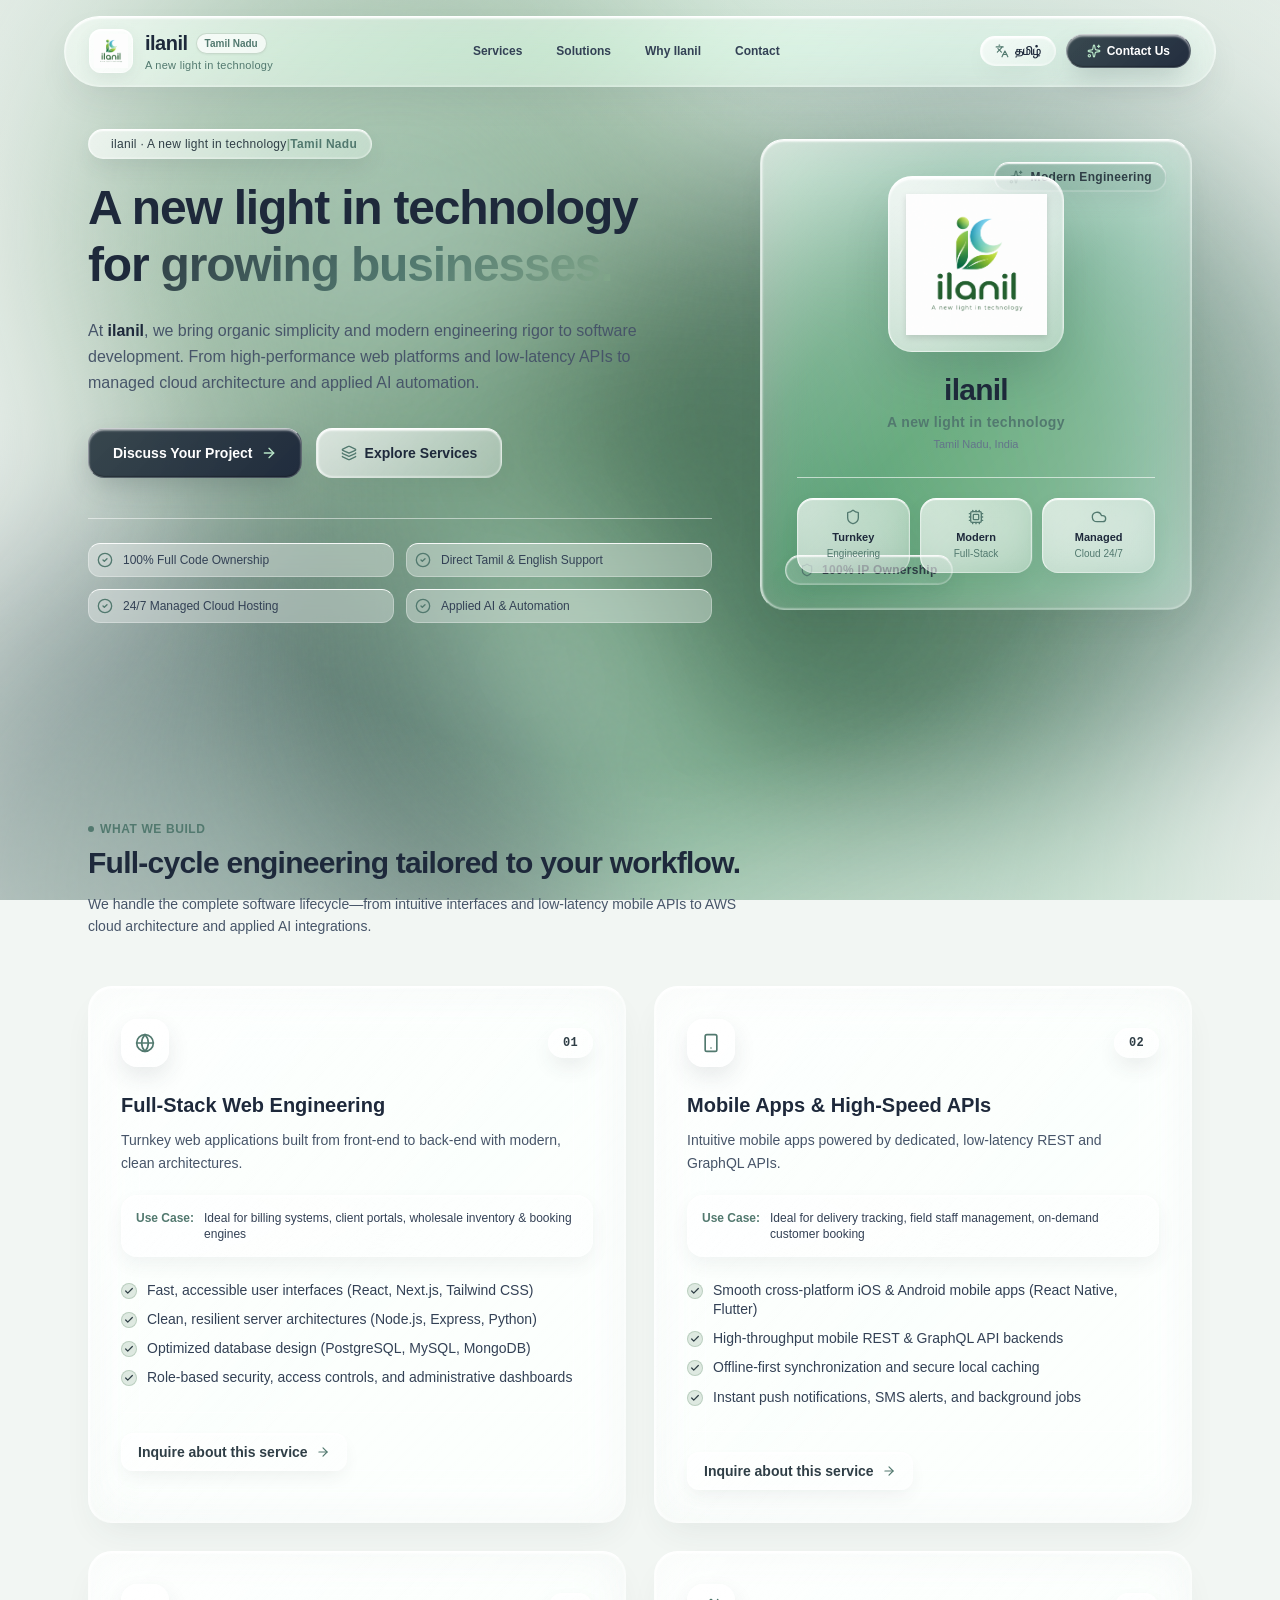
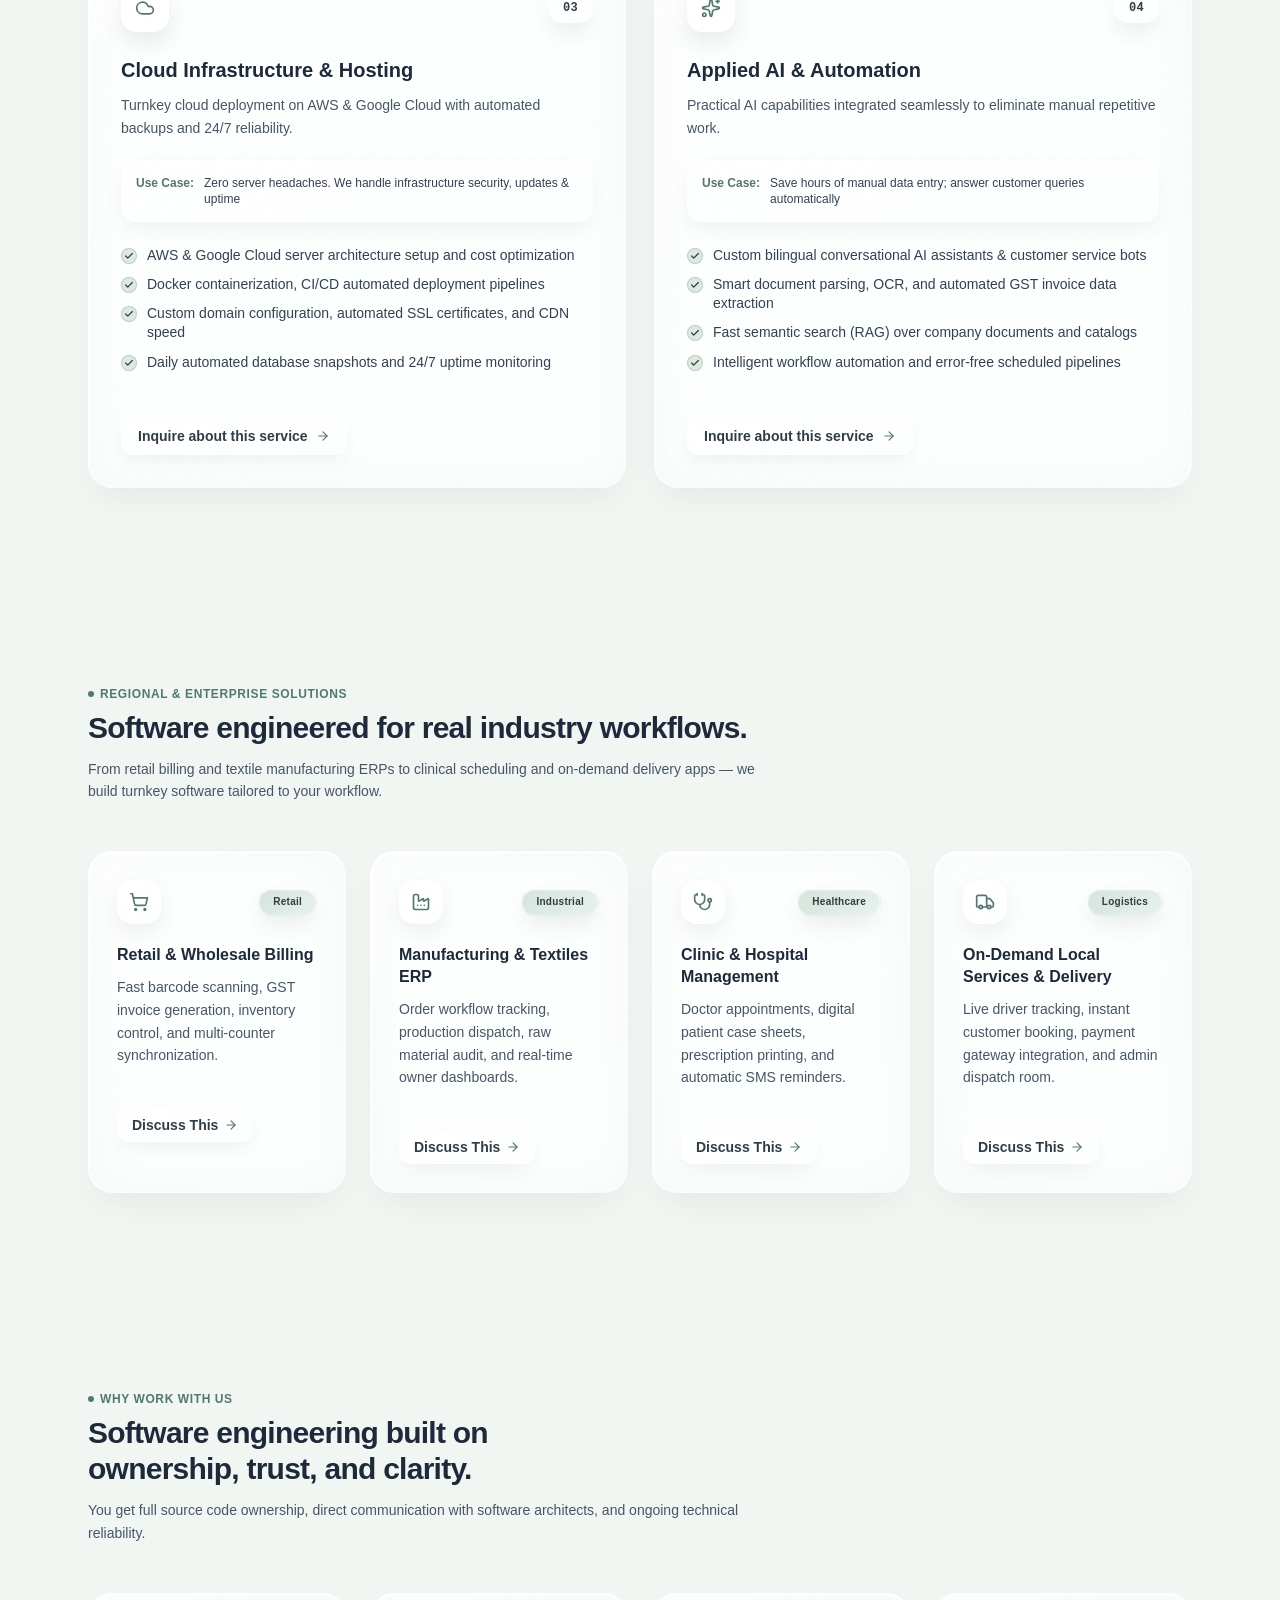
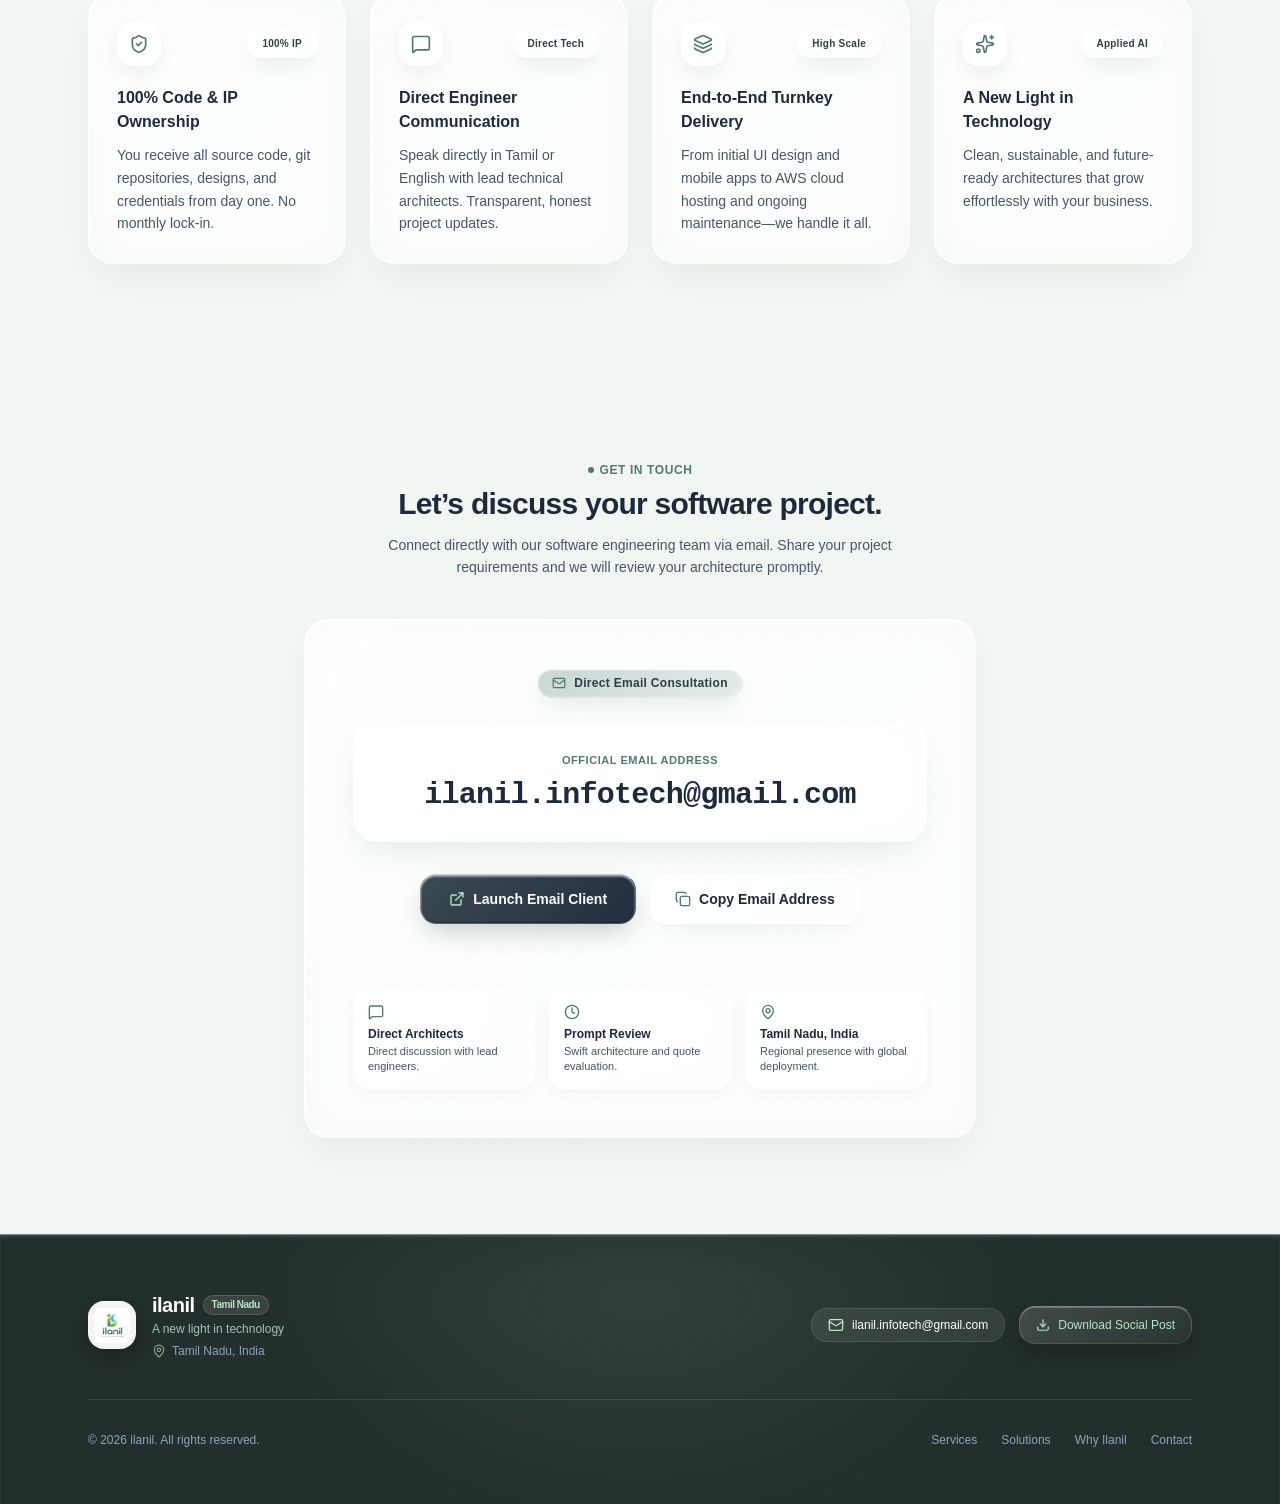
<file: index.html>
<!doctype html>
<html lang="en">
  <head>
    <meta charset="UTF-8" />
    <meta name="viewport" content="width=device-width, initial-scale=1.0" />
    <title>Ilanil Infotech - A New Light in Technology | Tamil Nadu</title>
    <meta name="description" content="Ilanil Infotech - A new light in technology. We build and host complete web applications, mobile APIs, cloud infrastructure, and AI solutions for businesses across Tamil Nadu." />
    <link rel="icon" type="image/png" href="logo.png" />
    <meta property="og:title" content="Ilanil Infotech - A New Light in Technology | Tamil Nadu" />
    <meta property="og:description" content="Ilanil Infotech - A new light in technology. Custom software, mobile apps, managed cloud, and AI solutions." />
    <meta property="og:type" content="website" />
    <meta property="og:image" content="logo.png" />
    <meta name="twitter:card" content="summary_large_image" />
    <link rel="preconnect" href="https://fonts.googleapis.com">
    <link rel="preconnect" href="https://fonts.gstatic.com" crossorigin>
    <link href="https://fonts.googleapis.com/css2?family=Noto+Sans+Tamil:wght@400;500;600;700&family=Plus+Jakarta+Sans:wght@300;400;500;600;700;800&family=JetBrains+Mono:wght@400;500&display=swap" rel="stylesheet">
    <script type="module" crossorigin src="./assets/index-DyCcbbIo.js"></script>
    <link rel="stylesheet" crossorigin href="./assets/index-CMWGy6uw.css">
  </head>
  <body class="bg-[#f2f6f3] text-[#1e293b] antialiased selection:bg-[#52796f] selection:text-white overflow-x-hidden font-sans">
    <div id="root"></div>
  </body>
</html>
</file>
<file: assets/index-CMWGy6uw.css>
/*! tailwindcss v4.3.5 | MIT License | https://tailwindcss.com */
@layer properties{@supports (((-webkit-hyphens:none)) and (not (margin-trim:block))) or ((-moz-orient:inline) and (not (color:rgb(from red r g b)))){*,:before,:after,::backdrop{--tw-translate-x:0;--tw-translate-y:0;--tw-translate-z:0;--tw-rotate-x:initial;--tw-rotate-y:initial;--tw-rotate-z:initial;--tw-skew-x:initial;--tw-skew-y:initial;--tw-space-y-reverse:0;--tw-border-style:solid;--tw-gradient-position:initial;--tw-gradient-from:#0000;--tw-gradient-via:#0000;--tw-gradient-to:#0000;--tw-gradient-stops:initial;--tw-gradient-via-stops:initial;--tw-gradient-from-position:0%;--tw-gradient-via-position:50%;--tw-gradient-to-position:100%;--tw-leading:initial;--tw-font-weight:initial;--tw-tracking:initial;--tw-shadow:0 0 #0000;--tw-shadow-color:initial;--tw-shadow-alpha:100%;--tw-inset-shadow:0 0 #0000;--tw-inset-shadow-color:initial;--tw-inset-shadow-alpha:100%;--tw-ring-color:initial;--tw-ring-shadow:0 0 #0000;--tw-inset-ring-color:initial;--tw-inset-ring-shadow:0 0 #0000;--tw-ring-inset:initial;--tw-ring-offset-width:0px;--tw-ring-offset-color:#fff;--tw-ring-offset-shadow:0 0 #0000;--tw-blur:initial;--tw-brightness:initial;--tw-contrast:initial;--tw-grayscale:initial;--tw-hue-rotate:initial;--tw-invert:initial;--tw-opacity:initial;--tw-saturate:initial;--tw-sepia:initial;--tw-drop-shadow:initial;--tw-drop-shadow-color:initial;--tw-drop-shadow-alpha:100%;--tw-drop-shadow-size:initial;--tw-backdrop-blur:initial;--tw-backdrop-brightness:initial;--tw-backdrop-contrast:initial;--tw-backdrop-grayscale:initial;--tw-backdrop-hue-rotate:initial;--tw-backdrop-invert:initial;--tw-backdrop-opacity:initial;--tw-backdrop-saturate:initial;--tw-backdrop-sepia:initial;--tw-duration:initial;--tw-ease:initial;--tw-scale-x:1;--tw-scale-y:1;--tw-scale-z:1}}}@layer theme{:root,:host{--font-sans:-apple-system, BlinkMacSystemFont, "Segoe UI", Roboto, "Helvetica Neue", "Noto Sans", Arial, sans-serif, "Apple Color Emoji", "Segoe UI Emoji", "Segoe UI Symbol", "Noto Color Emoji";--font-mono:ui-monospace, SFMono-Regular, Menlo, Monaco, Consolas, "Liberation Mono", "Courier New", monospace;--color-slate-200:oklch(92.9% .013 255.508);--color-slate-300:oklch(86.9% .022 252.894);--color-slate-400:oklch(70.4% .04 256.788);--color-white:#fff;--spacing:.25rem;--container-xl:36rem;--container-2xl:42rem;--container-4xl:56rem;--container-6xl:72rem;--text-xs:.75rem;--text-xs--line-height:calc(1 / .75);--text-sm:.875rem;--text-sm--line-height:calc(1.25 / .875);--text-base:1rem;--text-base--line-height:calc(1.5 / 1);--text-lg:1.125rem;--text-lg--line-height:calc(1.75 / 1.125);--text-xl:1.25rem;--text-xl--line-height:calc(1.75 / 1.25);--text-2xl:1.5rem;--text-2xl--line-height:calc(2 / 1.5);--text-3xl:1.875rem;--text-3xl--line-height:calc(2.25 / 1.875);--text-4xl:2.25rem;--text-4xl--line-height:calc(2.5 / 2.25);--text-5xl:3rem;--text-5xl--line-height:1;--font-weight-medium:500;--font-weight-semibold:600;--font-weight-bold:700;--font-weight-extrabold:800;--tracking-tight:-.025em;--tracking-wide:.025em;--tracking-wider:.05em;--leading-snug:1.375;--leading-relaxed:1.625;--radius-xl:.75rem;--radius-2xl:1rem;--radius-3xl:1.5rem;--drop-shadow-md:0 3px 3px #0000001f;--ease-out:cubic-bezier(0, 0, .2, 1);--animate-pulse:pulse 2s cubic-bezier(.4, 0, .6, 1) infinite;--blur-sm:8px;--blur-2xl:40px;--default-transition-duration:.15s;--default-transition-timing-function:cubic-bezier(.4, 0, .2, 1);--default-font-family:var(--font-sans);--default-mono-font-family:var(--font-mono)}}@layer base{*,:after,:before,::backdrop{box-sizing:border-box;border:0 solid;margin:0;padding:0}::file-selector-button{box-sizing:border-box;border:0 solid;margin:0;padding:0}html,:host{-webkit-text-size-adjust:100%;tab-size:4;line-height:1.5;font-family:var(--default-font-family,-apple-system, BlinkMacSystemFont, "Segoe UI", Roboto, "Helvetica Neue", "Noto Sans", Arial, sans-serif, "Apple Color Emoji", "Segoe UI Emoji", "Segoe UI Symbol", "Noto Color Emoji");font-feature-settings:var(--default-font-feature-settings,normal);font-variation-settings:var(--default-font-variation-settings,normal);-webkit-tap-highlight-color:transparent}hr{height:0;color:inherit;border-top-width:1px}abbr:where([title]){-webkit-text-decoration:underline dotted;text-decoration:underline dotted}h1,h2,h3,h4,h5,h6{font-size:inherit;font-weight:inherit}a{color:inherit;-webkit-text-decoration:inherit;-webkit-text-decoration:inherit;-webkit-text-decoration:inherit;-webkit-text-decoration:inherit;text-decoration:inherit}b,strong{font-weight:bolder}code,kbd,samp,pre{font-family:var(--default-mono-font-family,ui-monospace, SFMono-Regular, Menlo, Monaco, Consolas, "Liberation Mono", "Courier New", monospace);font-feature-settings:var(--default-mono-font-feature-settings,normal);font-variation-settings:var(--default-mono-font-variation-settings,normal);font-size:1em}small{font-size:80%}sub,sup{vertical-align:baseline;font-size:75%;line-height:0;position:relative}sub{bottom:-.25em}sup{top:-.5em}table{text-indent:0;border-color:inherit;border-collapse:collapse}:-moz-focusring:where(:not(iframe)){outline:auto}progress{vertical-align:baseline}summary{display:list-item}ol,ul,menu{list-style:none}img,svg,video,canvas,audio,iframe,embed,object{vertical-align:middle;display:block}img,video{max-width:100%;height:auto}button,input,select,optgroup,textarea{font:inherit;font-feature-settings:inherit;font-variation-settings:inherit;letter-spacing:inherit;color:inherit;opacity:1;background-color:#0000;border-radius:0}::file-selector-button{font:inherit;font-feature-settings:inherit;font-variation-settings:inherit;letter-spacing:inherit;color:inherit;opacity:1;background-color:#0000;border-radius:0}:where(select:is([multiple],[size])) optgroup{font-weight:bolder}:where(select:is([multiple],[size])) optgroup option{padding-inline-start:20px}::file-selector-button{margin-inline-end:4px}::placeholder{opacity:1}@supports (not ((-webkit-appearance:-apple-pay-button))) or (contain-intrinsic-size:1px){::placeholder{color:currentColor}@supports (color:color-mix(in lab, red, red)){::placeholder{color:color-mix(in oklab, currentcolor 50%, transparent)}}}textarea{resize:vertical}::-webkit-search-decoration{-webkit-appearance:none}::-webkit-date-and-time-value{min-height:1lh;text-align:inherit}::-webkit-datetime-edit{display:inline-flex}::-webkit-datetime-edit-fields-wrapper{padding:0}::-webkit-datetime-edit{padding-block:0}::-webkit-datetime-edit-year-field{padding-block:0}::-webkit-datetime-edit-month-field{padding-block:0}::-webkit-datetime-edit-day-field{padding-block:0}::-webkit-datetime-edit-hour-field{padding-block:0}::-webkit-datetime-edit-minute-field{padding-block:0}::-webkit-datetime-edit-second-field{padding-block:0}::-webkit-datetime-edit-millisecond-field{padding-block:0}::-webkit-datetime-edit-meridiem-field{padding-block:0}::-webkit-calendar-picker-indicator{line-height:1}:-moz-ui-invalid{box-shadow:none}button,input:where([type=button],[type=reset],[type=submit]){appearance:button}::file-selector-button{appearance:button}::-webkit-inner-spin-button{height:auto}::-webkit-outer-spin-button{height:auto}[hidden]:where(:not([hidden=until-found])){display:none!important}html{scroll-behavior:smooth;--lightningcss-light:initial;--lightningcss-dark: ;color-scheme:light;font-family:Plus Jakarta Sans,Noto Sans Tamil,-apple-system,BlinkMacSystemFont,Segoe UI,Roboto,sans-serif}body{color:#1e293b;background-color:#f2f6f3;overflow-x:hidden}code,pre,.font-mono{font-family:JetBrains Mono,monospace}}@layer components;@layer utilities{.pointer-events-none{pointer-events:none}.absolute{position:absolute}.fixed{position:fixed}.relative{position:relative}.sticky{position:sticky}.inset-0{inset:0}.-top-3\.5{top:calc(var(--spacing) * -3.5)}.-top-\[12\%\]{top:-12%}.top-0{top:0}.top-3{top:calc(var(--spacing) * 3)}.top-\[10\%\]{top:10%}.top-\[20\%\]{top:20%}.top-\[35\%\]{top:35%}.top-\[58\%\]{top:58%}.top-\[72\%\]{top:72%}.-right-3{right:calc(var(--spacing) * -3)}.-right-\[6\%\]{right:-6%}.right-0{right:0}.right-\[6\%\]{right:6%}.-bottom-3{bottom:calc(var(--spacing) * -3)}.-left-3{left:calc(var(--spacing) * -3)}.-left-\[12\%\]{left:-12%}.left-0{left:0}.left-1\/2{left:50%}.left-\[4\%\]{left:4%}.left-\[18\%\]{left:18%}.left-\[42\%\]{left:42%}.z-0{z-index:0}.z-10{z-index:10}.z-20{z-index:20}.z-30{z-index:30}.z-50{z-index:50}.mx-auto{margin-inline:auto}.mt-0\.5{margin-top:calc(var(--spacing) * .5)}.mt-1\.5{margin-top:calc(var(--spacing) * 1.5)}.mt-2{margin-top:calc(var(--spacing) * 2)}.mt-3{margin-top:calc(var(--spacing) * 3)}.mb-0\.5{margin-bottom:calc(var(--spacing) * .5)}.mb-1{margin-bottom:var(--spacing)}.mb-1\.5{margin-bottom:calc(var(--spacing) * 1.5)}.mb-2{margin-bottom:calc(var(--spacing) * 2)}.mb-2\.5{margin-bottom:calc(var(--spacing) * 2.5)}.mb-5{margin-bottom:calc(var(--spacing) * 5)}.mb-6{margin-bottom:calc(var(--spacing) * 6)}.mb-8{margin-bottom:calc(var(--spacing) * 8)}.mb-10{margin-bottom:calc(var(--spacing) * 10)}.mb-12{margin-bottom:calc(var(--spacing) * 12)}.block{display:block}.flex{display:flex}.grid{display:grid}.hidden{display:none}.inline-block{display:inline-block}.inline-flex{display:inline-flex}.h-1\.5{height:calc(var(--spacing) * 1.5)}.h-2{height:calc(var(--spacing) * 2)}.h-2\.5{height:calc(var(--spacing) * 2.5)}.h-3\.5{height:calc(var(--spacing) * 3.5)}.h-4{height:calc(var(--spacing) * 4)}.h-5{height:calc(var(--spacing) * 5)}.h-10{height:calc(var(--spacing) * 10)}.h-11{height:calc(var(--spacing) * 11)}.h-12{height:calc(var(--spacing) * 12)}.h-36{height:calc(var(--spacing) * 36)}.h-\[1\.5px\]{height:1.5px}.h-\[300px\]{height:300px}.h-\[420px\]{height:420px}.h-\[480px\]{height:480px}.h-\[500px\]{height:500px}.h-\[520px\]{height:520px}.h-\[540px\]{height:540px}.h-full{height:100%}.min-h-screen{min-height:100vh}.w-1\.5{width:calc(var(--spacing) * 1.5)}.w-2{width:calc(var(--spacing) * 2)}.w-2\.5{width:calc(var(--spacing) * 2.5)}.w-3\.5{width:calc(var(--spacing) * 3.5)}.w-4{width:calc(var(--spacing) * 4)}.w-5{width:calc(var(--spacing) * 5)}.w-10{width:calc(var(--spacing) * 10)}.w-11{width:calc(var(--spacing) * 11)}.w-12{width:calc(var(--spacing) * 12)}.w-36{width:calc(var(--spacing) * 36)}.w-\[420px\]{width:420px}.w-\[480px\]{width:480px}.w-\[500px\]{width:500px}.w-\[520px\]{width:520px}.w-\[540px\]{width:540px}.w-\[800px\]{width:800px}.w-full{width:100%}.max-w-2xl{max-width:var(--container-2xl)}.max-w-4xl{max-width:var(--container-4xl)}.max-w-6xl{max-width:var(--container-6xl)}.max-w-xl{max-width:var(--container-xl)}.flex-1{flex:1}.shrink-0{flex-shrink:0}.grow{flex-grow:1}.-translate-x-1\/2{--tw-translate-x:calc(calc(1 / 2 * 100%) * -1);translate:var(--tw-translate-x) var(--tw-translate-y)}.transform{transform:var(--tw-rotate-x, ) var(--tw-rotate-y, ) var(--tw-rotate-z, ) var(--tw-skew-x, ) var(--tw-skew-y, )}.animate-pulse{animation:var(--animate-pulse)}.grid-cols-1{grid-template-columns:repeat(1,minmax(0,1fr))}.grid-cols-2{grid-template-columns:repeat(2,minmax(0,1fr))}.grid-cols-3{grid-template-columns:repeat(3,minmax(0,1fr))}.flex-col{flex-direction:column}.items-center{align-items:center}.items-start{align-items:flex-start}.items-stretch{align-items:stretch}.justify-between{justify-content:space-between}.justify-center{justify-content:center}.gap-1\.5{gap:calc(var(--spacing) * 1.5)}.gap-2{gap:calc(var(--spacing) * 2)}.gap-2\.5{gap:calc(var(--spacing) * 2.5)}.gap-3{gap:calc(var(--spacing) * 3)}.gap-3\.5{gap:calc(var(--spacing) * 3.5)}.gap-4{gap:calc(var(--spacing) * 4)}.gap-6{gap:calc(var(--spacing) * 6)}.gap-7{gap:calc(var(--spacing) * 7)}.gap-8{gap:calc(var(--spacing) * 8)}.gap-10{gap:calc(var(--spacing) * 10)}:where(.space-y-1>:not(:last-child)){--tw-space-y-reverse:0;margin-block-start:calc(var(--spacing) * var(--tw-space-y-reverse));margin-block-end:calc(var(--spacing) * calc(1 - var(--tw-space-y-reverse)))}:where(.space-y-2\.5>:not(:last-child)){--tw-space-y-reverse:0;margin-block-start:calc(calc(var(--spacing) * 2.5) * var(--tw-space-y-reverse));margin-block-end:calc(calc(var(--spacing) * 2.5) * calc(1 - var(--tw-space-y-reverse)))}:where(.space-y-3>:not(:last-child)){--tw-space-y-reverse:0;margin-block-start:calc(calc(var(--spacing) * 3) * var(--tw-space-y-reverse));margin-block-end:calc(calc(var(--spacing) * 3) * calc(1 - var(--tw-space-y-reverse)))}.overflow-hidden{overflow:hidden}.overflow-visible{overflow:visible}.overflow-x-hidden{overflow-x:hidden}.rounded-2xl{border-radius:var(--radius-2xl)}.rounded-3xl{border-radius:var(--radius-3xl)}.rounded-\[inherit\]{border-radius:inherit}.rounded-full{border-radius:2147483647px}.rounded-xl{border-radius:var(--radius-xl)}.border{border-style:var(--tw-border-style);border-width:1px}.border-t{border-top-style:var(--tw-border-style);border-top-width:1px}.border-b{border-bottom-style:var(--tw-border-style);border-bottom-width:1px}.border-\[\#84a98c\]\/40{border-color:oklab(69.9194% -.0511538 .0281131/.4)}.border-\[\#52796f\]\/20{border-color:oklab(54.385% -.0465816 .0027028/.2)}.border-white\/10{border-color:#ffffff1a}@supports (color:color-mix(in lab, red, red)){.border-white\/10{border-color:color-mix(in oklab, var(--color-white) 10%, transparent)}}.border-white\/15{border-color:#ffffff26}@supports (color:color-mix(in lab, red, red)){.border-white\/15{border-color:color-mix(in oklab, var(--color-white) 15%, transparent)}}.border-white\/30{border-color:#ffffff4d}@supports (color:color-mix(in lab, red, red)){.border-white\/30{border-color:color-mix(in oklab, var(--color-white) 30%, transparent)}}.border-white\/40{border-color:#fff6}@supports (color:color-mix(in lab, red, red)){.border-white\/40{border-color:color-mix(in oklab, var(--color-white) 40%, transparent)}}.border-white\/50{border-color:#ffffff80}@supports (color:color-mix(in lab, red, red)){.border-white\/50{border-color:color-mix(in oklab, var(--color-white) 50%, transparent)}}.border-white\/60{border-color:#fff9}@supports (color:color-mix(in lab, red, red)){.border-white\/60{border-color:color-mix(in oklab, var(--color-white) 60%, transparent)}}.border-t-white\/90{border-top-color:#ffffffe6}@supports (color:color-mix(in lab, red, red)){.border-t-white\/90{border-top-color:color-mix(in oklab, var(--color-white) 90%, transparent)}}.bg-\[\#84a98c\]\/25{background-color:oklab(69.9194% -.0511538 .0281131/.25)}.bg-\[\#52796f\]{background-color:#52796f}.bg-\[\#52796f\]\/10{background-color:oklab(54.385% -.0465816 .0027028/.1)}.bg-\[\#edf3ef\]{background-color:#edf3ef}.bg-\[\#f2f6f3\]{background-color:#f2f6f3}.bg-white\/10{background-color:#ffffff1a}@supports (color:color-mix(in lab, red, red)){.bg-white\/10{background-color:color-mix(in oklab, var(--color-white) 10%, transparent)}}.bg-white\/35{background-color:#ffffff59}@supports (color:color-mix(in lab, red, red)){.bg-white\/35{background-color:color-mix(in oklab, var(--color-white) 35%, transparent)}}.bg-white\/70{background-color:#ffffffb3}@supports (color:color-mix(in lab, red, red)){.bg-white\/70{background-color:color-mix(in oklab, var(--color-white) 70%, transparent)}}.bg-gradient-to-r{--tw-gradient-position:to right in oklab;background-image:linear-gradient(var(--tw-gradient-stops))}.bg-radial{--tw-gradient-position:in oklab;background-image:radial-gradient(var(--tw-gradient-stops))}.bg-\[radial-gradient\(ellipse_90\%_90\%_at_50\%_-15\%\,rgba\(183\,228\,199\,0\.5\)\,rgba\(237\,243\,239\,0\.92\)_70\%\)\]{background-image:radial-gradient(90% 90% at 50% -15%,#b7e4c780,#edf3efeb 70%)}.bg-\[radial-gradient\(ellipse_at_top\,rgba\(132\,169\,140\,0\.18\)\,transparent_70\%\)\]{background-image:radial-gradient(at top,#84a98c2e,#0000 70%)}.from-transparent{--tw-gradient-from:transparent;--tw-gradient-stops:var(--tw-gradient-via-stops,var(--tw-gradient-position), var(--tw-gradient-from) var(--tw-gradient-from-position), var(--tw-gradient-to) var(--tw-gradient-to-position))}.via-transparent{--tw-gradient-via:transparent;--tw-gradient-via-stops:var(--tw-gradient-position), var(--tw-gradient-from) var(--tw-gradient-from-position), var(--tw-gradient-via) var(--tw-gradient-via-position), var(--tw-gradient-to) var(--tw-gradient-to-position);--tw-gradient-stops:var(--tw-gradient-via-stops)}.via-white{--tw-gradient-via:var(--color-white);--tw-gradient-via-stops:var(--tw-gradient-position), var(--tw-gradient-from) var(--tw-gradient-from-position), var(--tw-gradient-via) var(--tw-gradient-via-position), var(--tw-gradient-to) var(--tw-gradient-to-position);--tw-gradient-stops:var(--tw-gradient-via-stops)}.to-\[\#dfe8e2\]\/50{--tw-gradient-to:oklab(92.249% -.0115168 .00489163/.5);--tw-gradient-stops:var(--tw-gradient-via-stops,var(--tw-gradient-position), var(--tw-gradient-from) var(--tw-gradient-from-position), var(--tw-gradient-to) var(--tw-gradient-to-position))}.to-transparent{--tw-gradient-to:transparent;--tw-gradient-stops:var(--tw-gradient-via-stops,var(--tw-gradient-position), var(--tw-gradient-from) var(--tw-gradient-from-position), var(--tw-gradient-to) var(--tw-gradient-to-position))}.stroke-\[3\]{stroke-width:3px}.object-contain{object-fit:contain}.p-1{padding:var(--spacing)}.p-1\.5{padding:calc(var(--spacing) * 1.5)}.p-2{padding:calc(var(--spacing) * 2)}.p-2\.5{padding:calc(var(--spacing) * 2.5)}.p-3\.5{padding:calc(var(--spacing) * 3.5)}.p-4{padding:calc(var(--spacing) * 4)}.p-5{padding:calc(var(--spacing) * 5)}.p-6{padding:calc(var(--spacing) * 6)}.p-7{padding:calc(var(--spacing) * 7)}.p-8{padding:calc(var(--spacing) * 8)}.px-2{padding-inline:calc(var(--spacing) * 2)}.px-2\.5{padding-inline:calc(var(--spacing) * 2.5)}.px-3{padding-inline:calc(var(--spacing) * 3)}.px-3\.5{padding-inline:calc(var(--spacing) * 3.5)}.px-4{padding-inline:calc(var(--spacing) * 4)}.px-4\.5{padding-inline:calc(var(--spacing) * 4.5)}.px-6{padding-inline:calc(var(--spacing) * 6)}.px-7{padding-inline:calc(var(--spacing) * 7)}.py-0\.5{padding-block:calc(var(--spacing) * .5)}.py-1{padding-block:var(--spacing)}.py-1\.5{padding-block:calc(var(--spacing) * 1.5)}.py-2{padding-block:calc(var(--spacing) * 2)}.py-2\.5{padding-block:calc(var(--spacing) * 2.5)}.py-3\.5{padding-block:calc(var(--spacing) * 3.5)}.py-14{padding-block:calc(var(--spacing) * 14)}.py-20{padding-block:calc(var(--spacing) * 20)}.pt-2{padding-top:calc(var(--spacing) * 2)}.pt-4{padding-top:calc(var(--spacing) * 4)}.pt-5{padding-top:calc(var(--spacing) * 5)}.pt-6{padding-top:calc(var(--spacing) * 6)}.pt-8{padding-top:calc(var(--spacing) * 8)}.pb-10{padding-bottom:calc(var(--spacing) * 10)}.pb-16{padding-bottom:calc(var(--spacing) * 16)}.text-center{text-align:center}.text-left{text-align:left}.font-mono{font-family:var(--font-mono)}.font-sans{font-family:var(--font-sans)}.text-2xl{font-size:var(--text-2xl);line-height:var(--tw-leading,var(--text-2xl--line-height))}.text-3xl{font-size:var(--text-3xl);line-height:var(--tw-leading,var(--text-3xl--line-height))}.text-base{font-size:var(--text-base);line-height:var(--tw-leading,var(--text-base--line-height))}.text-lg{font-size:var(--text-lg);line-height:var(--tw-leading,var(--text-lg--line-height))}.text-sm{font-size:var(--text-sm);line-height:var(--tw-leading,var(--text-sm--line-height))}.text-xl{font-size:var(--text-xl);line-height:var(--tw-leading,var(--text-xl--line-height))}.text-xs{font-size:var(--text-xs);line-height:var(--tw-leading,var(--text-xs--line-height))}.text-\[10px\]{font-size:10px}.text-\[11px\]{font-size:11px}.leading-\[1\.2\]{--tw-leading:1.2;line-height:1.2}.leading-relaxed{--tw-leading:var(--leading-relaxed);line-height:var(--leading-relaxed)}.leading-snug{--tw-leading:var(--leading-snug);line-height:var(--leading-snug)}.font-bold{--tw-font-weight:var(--font-weight-bold);font-weight:var(--font-weight-bold)}.font-extrabold{--tw-font-weight:var(--font-weight-extrabold);font-weight:var(--font-weight-extrabold)}.font-medium{--tw-font-weight:var(--font-weight-medium);font-weight:var(--font-weight-medium)}.font-semibold{--tw-font-weight:var(--font-weight-semibold);font-weight:var(--font-weight-semibold)}.tracking-tight{--tw-tracking:var(--tracking-tight);letter-spacing:var(--tracking-tight)}.tracking-wide{--tw-tracking:var(--tracking-wide);letter-spacing:var(--tracking-wide)}.tracking-wider{--tw-tracking:var(--tracking-wider);letter-spacing:var(--tracking-wider)}.\[text-wrap\:balance\]{text-wrap:balance}.break-all{word-break:break-all}.whitespace-nowrap{white-space:nowrap}.text-\[\#1e293b\]{color:#1e293b}.text-\[\#2f3e46\]{color:#2f3e46}.text-\[\#84a98c\]{color:#84a98c}.text-\[\#52796f\]{color:#52796f}.text-\[\#64748b\]{color:#64748b}.text-\[\#334155\]{color:#334155}.text-\[\#475569\]{color:#475569}.text-\[\#a3c4b2\]{color:#a3c4b2}.text-\[\#b7e4c7\]{color:#b7e4c7}.text-slate-200{color:var(--color-slate-200)}.text-slate-300{color:var(--color-slate-300)}.text-slate-400{color:var(--color-slate-400)}.text-white{color:var(--color-white)}.uppercase{text-transform:uppercase}.antialiased{-webkit-font-smoothing:antialiased;-moz-osx-font-smoothing:grayscale}.opacity-70{opacity:.7}.opacity-80{opacity:.8}.opacity-85{opacity:.85}.opacity-90{opacity:.9}.opacity-95{opacity:.95}.opacity-\[0\.038\]{opacity:.038}.mix-blend-multiply{mix-blend-mode:multiply}.mix-blend-overlay{mix-blend-mode:overlay}.shadow{--tw-shadow:0 1px 3px 0 var(--tw-shadow-color,#0000001a), 0 1px 2px -1px var(--tw-shadow-color,#0000001a);box-shadow:var(--tw-inset-shadow), var(--tw-inset-ring-shadow), var(--tw-ring-offset-shadow), var(--tw-ring-shadow), var(--tw-shadow)}.shadow-md{--tw-shadow:0 4px 6px -1px var(--tw-shadow-color,#0000001a), 0 2px 4px -2px var(--tw-shadow-color,#0000001a);box-shadow:var(--tw-inset-shadow), var(--tw-inset-ring-shadow), var(--tw-ring-offset-shadow), var(--tw-ring-shadow), var(--tw-shadow)}.shadow-xl{--tw-shadow:0 20px 25px -5px var(--tw-shadow-color,#0000001a), 0 8px 10px -6px var(--tw-shadow-color,#0000001a);box-shadow:var(--tw-inset-shadow), var(--tw-inset-ring-shadow), var(--tw-ring-offset-shadow), var(--tw-ring-shadow), var(--tw-shadow)}.shadow-xs{--tw-shadow:0 1px 2px 0 var(--tw-shadow-color,#0000000d);box-shadow:var(--tw-inset-shadow), var(--tw-inset-ring-shadow), var(--tw-ring-offset-shadow), var(--tw-ring-shadow), var(--tw-shadow)}.blur{--tw-blur:blur(8px);filter:var(--tw-blur, ) var(--tw-brightness, ) var(--tw-contrast, ) var(--tw-grayscale, ) var(--tw-hue-rotate, ) var(--tw-invert, ) var(--tw-saturate, ) var(--tw-sepia, ) var(--tw-drop-shadow, )}.blur-2xl{--tw-blur:blur(var(--blur-2xl));filter:var(--tw-blur, ) var(--tw-brightness, ) var(--tw-contrast, ) var(--tw-grayscale, ) var(--tw-hue-rotate, ) var(--tw-invert, ) var(--tw-saturate, ) var(--tw-sepia, ) var(--tw-drop-shadow, )}.blur-\[75px\]{--tw-blur:blur(75px);filter:var(--tw-blur, ) var(--tw-brightness, ) var(--tw-contrast, ) var(--tw-grayscale, ) var(--tw-hue-rotate, ) var(--tw-invert, ) var(--tw-saturate, ) var(--tw-sepia, ) var(--tw-drop-shadow, )}.drop-shadow-md{--tw-drop-shadow-size:drop-shadow(0 3px 3px var(--tw-drop-shadow-color,#0000001f));--tw-drop-shadow:drop-shadow(var(--drop-shadow-md));filter:var(--tw-blur, ) var(--tw-brightness, ) var(--tw-contrast, ) var(--tw-grayscale, ) var(--tw-hue-rotate, ) var(--tw-invert, ) var(--tw-saturate, ) var(--tw-sepia, ) var(--tw-drop-shadow, )}.filter{filter:var(--tw-blur, ) var(--tw-brightness, ) var(--tw-contrast, ) var(--tw-grayscale, ) var(--tw-hue-rotate, ) var(--tw-invert, ) var(--tw-saturate, ) var(--tw-sepia, ) var(--tw-drop-shadow, )}.backdrop-blur-sm{--tw-backdrop-blur:blur(var(--blur-sm));-webkit-backdrop-filter:var(--tw-backdrop-blur, ) var(--tw-backdrop-brightness, ) var(--tw-backdrop-contrast, ) var(--tw-backdrop-grayscale, ) var(--tw-backdrop-hue-rotate, ) var(--tw-backdrop-invert, ) var(--tw-backdrop-opacity, ) var(--tw-backdrop-saturate, ) var(--tw-backdrop-sepia, );backdrop-filter:var(--tw-backdrop-blur, ) var(--tw-backdrop-brightness, ) var(--tw-backdrop-contrast, ) var(--tw-backdrop-grayscale, ) var(--tw-backdrop-hue-rotate, ) var(--tw-backdrop-invert, ) var(--tw-backdrop-opacity, ) var(--tw-backdrop-saturate, ) var(--tw-backdrop-sepia, )}.transition{transition-property:color,background-color,border-color,outline-color,text-decoration-color,fill,stroke,--tw-gradient-from,--tw-gradient-via,--tw-gradient-to,opacity,box-shadow,transform,translate,scale,rotate,filter,-webkit-backdrop-filter,backdrop-filter,display,content-visibility,overlay,pointer-events;transition-timing-function:var(--tw-ease,var(--default-transition-timing-function));transition-duration:var(--tw-duration,var(--default-transition-duration))}.transition-all{transition-property:all;transition-timing-function:var(--tw-ease,var(--default-transition-timing-function));transition-duration:var(--tw-duration,var(--default-transition-duration))}.transition-colors{transition-property:color,background-color,border-color,outline-color,text-decoration-color,fill,stroke,--tw-gradient-from,--tw-gradient-via,--tw-gradient-to;transition-timing-function:var(--tw-ease,var(--default-transition-timing-function));transition-duration:var(--tw-duration,var(--default-transition-duration))}.transition-opacity{transition-property:opacity;transition-timing-function:var(--tw-ease,var(--default-transition-timing-function));transition-duration:var(--tw-duration,var(--default-transition-duration))}.transition-transform{transition-property:transform,translate,scale,rotate;transition-timing-function:var(--tw-ease,var(--default-transition-timing-function));transition-duration:var(--tw-duration,var(--default-transition-duration))}.duration-75{--tw-duration:75ms;transition-duration:75ms}.duration-200{--tw-duration:.2s;transition-duration:.2s}.duration-300{--tw-duration:.3s;transition-duration:.3s}.ease-out{--tw-ease:var(--ease-out);transition-timing-function:var(--ease-out)}.select-all{-webkit-user-select:all;user-select:all}.select-none{-webkit-user-select:none;user-select:none}@media (hover:hover){:is(:where(.group):hover .group-hover\:translate-x-1){--tw-translate-x:var(--spacing);translate:var(--tw-translate-x) var(--tw-translate-y)}:is(:where(.group):hover .group-hover\:scale-105){--tw-scale-x:105%;--tw-scale-y:105%;--tw-scale-z:105%;scale:var(--tw-scale-x) var(--tw-scale-y)}:is(:where(.group):hover .group-hover\:scale-110){--tw-scale-x:110%;--tw-scale-y:110%;--tw-scale-z:110%;scale:var(--tw-scale-x) var(--tw-scale-y)}:is(:where(.group):hover .group-hover\:text-\[\#2f3e46\]){color:#2f3e46}}.selection\:bg-\[\#52796f\] ::selection{background-color:#52796f}.selection\:bg-\[\#52796f\]::selection{background-color:#52796f}.selection\:text-white ::selection{color:var(--color-white)}.selection\:text-white::selection{color:var(--color-white)}@media (hover:hover){.hover\:scale-102:hover{--tw-scale-x:102%;--tw-scale-y:102%;--tw-scale-z:102%;scale:var(--tw-scale-x) var(--tw-scale-y)}.hover\:scale-105:hover{--tw-scale-x:105%;--tw-scale-y:105%;--tw-scale-z:105%;scale:var(--tw-scale-x) var(--tw-scale-y)}.hover\:bg-white\/70:hover{background-color:#ffffffb3}@supports (color:color-mix(in lab, red, red)){.hover\:bg-white\/70:hover{background-color:color-mix(in oklab, var(--color-white) 70%, transparent)}}.hover\:bg-white\/80:hover{background-color:#fffc}@supports (color:color-mix(in lab, red, red)){.hover\:bg-white\/80:hover{background-color:color-mix(in oklab, var(--color-white) 80%, transparent)}}.hover\:text-\[\#1e293b\]:hover{color:#1e293b}.hover\:text-\[\#52796f\]:hover{color:#52796f}.hover\:text-\[\#b7e4c7\]:hover{color:#b7e4c7}.hover\:text-white:hover{color:var(--color-white)}.hover\:shadow-xs:hover{--tw-shadow:0 1px 2px 0 var(--tw-shadow-color,#0000000d);box-shadow:var(--tw-inset-shadow), var(--tw-inset-ring-shadow), var(--tw-ring-offset-shadow), var(--tw-ring-shadow), var(--tw-shadow)}}@media (width>=40rem){.sm\:top-4{top:calc(var(--spacing) * 4)}.sm\:block{display:block}.sm\:inline-flex{display:inline-flex}.sm\:h-11{height:calc(var(--spacing) * 11)}.sm\:h-44{height:calc(var(--spacing) * 44)}.sm\:h-\[600px\]{height:600px}.sm\:h-\[660px\]{height:660px}.sm\:h-\[680px\]{height:680px}.sm\:h-\[720px\]{height:720px}.sm\:h-\[740px\]{height:740px}.sm\:w-11{width:calc(var(--spacing) * 11)}.sm\:w-44{width:calc(var(--spacing) * 44)}.sm\:w-\[600px\]{width:600px}.sm\:w-\[660px\]{width:660px}.sm\:w-\[680px\]{width:680px}.sm\:w-\[720px\]{width:720px}.sm\:w-\[740px\]{width:740px}.sm\:w-auto{width:auto}.sm\:grid-cols-2{grid-template-columns:repeat(2,minmax(0,1fr))}.sm\:grid-cols-3{grid-template-columns:repeat(3,minmax(0,1fr))}.sm\:flex-row{flex-direction:row}.sm\:items-center{align-items:center}.sm\:rounded-full{border-radius:2147483647px}.sm\:p-7{padding:calc(var(--spacing) * 7)}.sm\:p-8{padding:calc(var(--spacing) * 8)}.sm\:p-9{padding:calc(var(--spacing) * 9)}.sm\:p-12{padding:calc(var(--spacing) * 12)}.sm\:px-5{padding-inline:calc(var(--spacing) * 5)}.sm\:px-6{padding-inline:calc(var(--spacing) * 6)}.sm\:py-2{padding-block:calc(var(--spacing) * 2)}.sm\:py-3{padding-block:calc(var(--spacing) * 3)}.sm\:py-24{padding-block:calc(var(--spacing) * 24)}.sm\:pt-14{padding-top:calc(var(--spacing) * 14)}.sm\:pb-24{padding-bottom:calc(var(--spacing) * 24)}.sm\:text-2xl{font-size:var(--text-2xl);line-height:var(--tw-leading,var(--text-2xl--line-height))}.sm\:text-3xl{font-size:var(--text-3xl);line-height:var(--tw-leading,var(--text-3xl--line-height))}.sm\:text-4xl{font-size:var(--text-4xl);line-height:var(--tw-leading,var(--text-4xl--line-height))}.sm\:text-base{font-size:var(--text-base);line-height:var(--tw-leading,var(--text-base--line-height))}.sm\:text-sm{font-size:var(--text-sm);line-height:var(--tw-leading,var(--text-sm--line-height))}.sm\:text-xl{font-size:var(--text-xl);line-height:var(--tw-leading,var(--text-xl--line-height))}.sm\:opacity-95{opacity:.95}.sm\:blur-\[95px\]{--tw-blur:blur(95px);filter:var(--tw-blur, ) var(--tw-brightness, ) var(--tw-contrast, ) var(--tw-grayscale, ) var(--tw-hue-rotate, ) var(--tw-invert, ) var(--tw-saturate, ) var(--tw-sepia, ) var(--tw-drop-shadow, )}}@media (width>=48rem){.md\:flex{display:flex}.md\:hidden{display:none}.md\:grid-cols-2{grid-template-columns:repeat(2,minmax(0,1fr))}.md\:flex-row{flex-direction:row}.md\:items-center{align-items:center}}@media (width>=64rem){.lg\:col-span-5{grid-column:span 5/span 5}.lg\:col-span-7{grid-column:span 7/span 7}.lg\:grid-cols-4{grid-template-columns:repeat(4,minmax(0,1fr))}.lg\:grid-cols-12{grid-template-columns:repeat(12,minmax(0,1fr))}.lg\:gap-12{gap:calc(var(--spacing) * 12)}.lg\:text-3xl{font-size:var(--text-3xl);line-height:var(--tw-leading,var(--text-3xl--line-height))}.lg\:text-5xl{font-size:var(--text-5xl);line-height:var(--tw-leading,var(--text-5xl--line-height))}}}.vision-gradient-text{-webkit-text-fill-color:transparent;background:linear-gradient(135deg,#1e293b 0%,#2f3e46 45%,#52796f 100%);-webkit-background-clip:text}.sage-gradient-text{-webkit-text-fill-color:transparent;background:linear-gradient(135deg,#2f3e46 0%,#52796f 55%,#84a98c 100%);-webkit-background-clip:text}.vision-glass{-webkit-backdrop-filter:blur(24px)saturate(190%)contrast(102%)brightness(104%);background:linear-gradient(135deg,#ffffff70 0%,#ffffff2e 50%,#ffffff52 100%);border-top:1.5px solid #fffffffa;border-bottom:1px solid #fff3;border-left:1.5px solid #ffffffa6;border-right:1px solid #ffffff40;box-shadow:inset 0 1.5px 2px #fffffffa,inset 1.5px 0 2px #ffffff8c,inset 0 -1px 2px #ffffff2e,0 20px 48px -12px #2f3e4617}.vision-glass-subtle{-webkit-backdrop-filter:blur(20px)saturate(180%)contrast(102%);background:linear-gradient(135deg,#ffffff5c 0%,#ffffff24 50%,#ffffff40 100%);border-top:1.5px solid #fffffff2;border-bottom:1px solid #ffffff26;border-left:1px solid #ffffff8c;border-right:1px solid #fff3;box-shadow:inset 0 1px 1.5px #ffffffe6,0 12px 28px -6px #2f3e460f}.vision-glass-pill{-webkit-backdrop-filter:blur(28px)saturate(190%)contrast(102%)brightness(104%);background:linear-gradient(135deg,#ffffff8c 0%,#ffffff42 100%);border-top:1.5px solid #fffffffa;border-bottom:1px solid #ffffff40;border-left:1.5px solid #ffffffa6;border-right:1px solid #ffffff59;box-shadow:inset 0 1.5px 2px #fffffffa,inset 0 -1px 1px #fff3,0 12px 30px -6px #2f3e4614}.vision-btn-primary{-webkit-backdrop-filter:blur(20px)saturate(180%);color:#fff;background:linear-gradient(135deg,#2f3e46f0 0%,#1e293bfa 100%);border-top:1.5px solid #ffffffbf;border-bottom:1px solid #ffffff26;border-left:1.5px solid #ffffff80;border-right:1px solid #ffffff38;transition:all .22s cubic-bezier(.16,1,.3,1);position:relative;overflow:hidden;box-shadow:inset 0 1.5px 2px #ffffffa6,inset 0 -1px 1px #0000004d,0 12px 28px -6px #2f3e4647}.vision-btn-primary:hover{background:linear-gradient(135deg,#3a4f4af5 0%,#24332ffc 100%);transform:translateY(-2px)scale(1.015);box-shadow:inset 0 1.5px 2.5px #ffffffd9,inset 0 -1px 1px #0000004d,0 18px 38px -6px #2f3e465c}.vision-btn-primary:active{transform:translateY(0)scale(.98)}.vision-btn-glass{-webkit-backdrop-filter:blur(24px)saturate(190%)contrast(102%)brightness(104%);color:#1e293b;background:linear-gradient(135deg,#ffffffad 0%,#ffffff59 100%);border-top:1.5px solid #fffffffa;border-bottom:1px solid #ffffff40;border-left:1.5px solid #ffffffb3;border-right:1px solid #ffffff59;transition:all .22s cubic-bezier(.16,1,.3,1);position:relative;overflow:hidden;box-shadow:inset 0 1.5px 2px #fffffffa,inset 1.5px 0 2px #fff9,inset 0 -1px 1.5px #ffffff38,0 10px 24px -6px #2f3e4614}.vision-btn-glass:hover{background:linear-gradient(135deg,#fffc 0%,#ffffff73 100%);transform:translateY(-2px)scale(1.015);box-shadow:inset 0 1.5px 2.5px #fff,inset 1.5px 0 2px #ffffffb3,inset 0 -1px 1.5px #ffffff47,0 16px 32px -6px #2f3e4624}.vision-btn-glass:active{transform:translateY(0)scale(.98)}.vision-btn-pill{-webkit-backdrop-filter:blur(20px)saturate(180%);color:#2f3e46;background:linear-gradient(135deg,#ffffff9e 0%,#ffffff4d 100%);border-top:1.5px solid #fffffffa;border-bottom:1px solid #ffffff40;border-left:1.5px solid #ffffffa6;border-right:1px solid #ffffff59;transition:all .2s cubic-bezier(.16,1,.3,1);position:relative;overflow:hidden;box-shadow:inset 0 1px 1.5px #fffffffa,inset 0 -1px 1px #fff3,0 8px 18px -4px #2f3e4614}.vision-btn-pill:hover{color:#1e293b;background:linear-gradient(135deg,#ffffffc7 0%,#ffffff70 100%);transform:translateY(-2px)scale(1.02);box-shadow:inset 0 1.5px 2px #fff,0 12px 24px -4px #2f3e461f}.vision-btn-pill:active{transform:translateY(0)scale(.98)}.preserve-3d{transform-style:preserve-3d}.perspective-1000{perspective:1000px}.perspective-1200{perspective:1200px}.translate-z-10{transform:translateZ(10px)}.translate-z-20{transform:translateZ(20px)}.translate-z-30{transform:translateZ(30px)}.translate-z-40{transform:translateZ(40px)}@keyframes liquidFlow1{0%{border-radius:42% 58% 70% 30%/45% 45% 55% 55%;transform:translate(0)rotate(0)scale(1)}33%{border-radius:58% 42% 38% 62%/52% 64% 36% 48%;transform:translate(80px,50px)rotate(120deg)scale(1.12)}66%{border-radius:35% 65% 60% 40%/60% 38% 62% 40%;transform:translate(-50px,80px)rotate(240deg)scale(.92)}to{border-radius:42% 58% 70% 30%/45% 45% 55% 55%;transform:translate(0)rotate(360deg)scale(1)}}@keyframes liquidFlow2{0%{border-radius:50% 50% 33% 67%/55% 27% 73% 45%;transform:translate(0)rotate(0)scale(1.05)}33%{border-radius:67% 33% 47% 53%/37% 57% 43% 63%;transform:translate(-90px,60px)rotate(-110deg)scale(.94)}66%{border-radius:40% 60% 65% 35%/45% 40% 60% 55%;transform:translate(60px,-40px)rotate(-230deg)scale(1.1)}to{border-radius:50% 50% 33% 67%/55% 27% 73% 45%;transform:translate(0)rotate(-360deg)scale(1.05)}}@keyframes liquidFlow3{0%{border-radius:60% 40% 50% 50%/40% 60%;transform:translate(0)rotate(0)scale(.96)}50%{border-radius:45% 55% 65% 35%/55% 45%;transform:translate(70px,-80px)rotate(180deg)scale(1.15)}to{border-radius:60% 40% 50% 50%/40% 60%;transform:translate(0)rotate(360deg)scale(.96)}}@keyframes liquidFlow4{0%{border-radius:45% 55% 40% 60%/50% 45% 55% 50%;transform:translate(0)rotate(0)scale(1)}50%{border-radius:60% 40% 55% 45%/40% 60%;transform:translate(-80px,70px)rotate(-180deg)scale(1.08)}to{border-radius:45% 55% 40% 60%/50% 45% 55% 50%;transform:translate(0)rotate(-360deg)scale(1)}}@keyframes gentleFloat{0%,to{transform:translateY(0)translateZ(30px)}50%{transform:translateY(-8px)translateZ(30px)}}.animate-liquid-1{animation:24s cubic-bezier(.4,0,.2,1) infinite liquidFlow1}.animate-liquid-2{animation:28s cubic-bezier(.4,0,.2,1) infinite liquidFlow2}.animate-liquid-3{animation:22s cubic-bezier(.4,0,.2,1) infinite liquidFlow3}.animate-liquid-4{animation:30s cubic-bezier(.4,0,.2,1) infinite liquidFlow4}.animate-gentle-float{animation:6s ease-in-out infinite gentleFloat}@property --tw-translate-x{syntax:"*";inherits:false;initial-value:0}@property --tw-translate-y{syntax:"*";inherits:false;initial-value:0}@property --tw-translate-z{syntax:"*";inherits:false;initial-value:0}@property --tw-rotate-x{syntax:"*";inherits:false}@property --tw-rotate-y{syntax:"*";inherits:false}@property --tw-rotate-z{syntax:"*";inherits:false}@property --tw-skew-x{syntax:"*";inherits:false}@property --tw-skew-y{syntax:"*";inherits:false}@property --tw-space-y-reverse{syntax:"*";inherits:false;initial-value:0}@property --tw-border-style{syntax:"*";inherits:false;initial-value:solid}@property --tw-gradient-position{syntax:"*";inherits:false}@property --tw-gradient-from{syntax:"<color>";inherits:false;initial-value:#0000}@property --tw-gradient-via{syntax:"<color>";inherits:false;initial-value:#0000}@property --tw-gradient-to{syntax:"<color>";inherits:false;initial-value:#0000}@property --tw-gradient-stops{syntax:"*";inherits:false}@property --tw-gradient-via-stops{syntax:"*";inherits:false}@property --tw-gradient-from-position{syntax:"<length-percentage>";inherits:false;initial-value:0%}@property --tw-gradient-via-position{syntax:"<length-percentage>";inherits:false;initial-value:50%}@property --tw-gradient-to-position{syntax:"<length-percentage>";inherits:false;initial-value:100%}@property --tw-leading{syntax:"*";inherits:false}@property --tw-font-weight{syntax:"*";inherits:false}@property --tw-tracking{syntax:"*";inherits:false}@property --tw-shadow{syntax:"*";inherits:false;initial-value:0 0 #0000}@property --tw-shadow-color{syntax:"*";inherits:false}@property --tw-shadow-alpha{syntax:"<percentage>";inherits:false;initial-value:100%}@property --tw-inset-shadow{syntax:"*";inherits:false;initial-value:0 0 #0000}@property --tw-inset-shadow-color{syntax:"*";inherits:false}@property --tw-inset-shadow-alpha{syntax:"<percentage>";inherits:false;initial-value:100%}@property --tw-ring-color{syntax:"*";inherits:false}@property --tw-ring-shadow{syntax:"*";inherits:false;initial-value:0 0 #0000}@property --tw-inset-ring-color{syntax:"*";inherits:false}@property --tw-inset-ring-shadow{syntax:"*";inherits:false;initial-value:0 0 #0000}@property --tw-ring-inset{syntax:"*";inherits:false}@property --tw-ring-offset-width{syntax:"<length>";inherits:false;initial-value:0}@property --tw-ring-offset-color{syntax:"*";inherits:false;initial-value:#fff}@property --tw-ring-offset-shadow{syntax:"*";inherits:false;initial-value:0 0 #0000}@property --tw-blur{syntax:"*";inherits:false}@property --tw-brightness{syntax:"*";inherits:false}@property --tw-contrast{syntax:"*";inherits:false}@property --tw-grayscale{syntax:"*";inherits:false}@property --tw-hue-rotate{syntax:"*";inherits:false}@property --tw-invert{syntax:"*";inherits:false}@property --tw-opacity{syntax:"*";inherits:false}@property --tw-saturate{syntax:"*";inherits:false}@property --tw-sepia{syntax:"*";inherits:false}@property --tw-drop-shadow{syntax:"*";inherits:false}@property --tw-drop-shadow-color{syntax:"*";inherits:false}@property --tw-drop-shadow-alpha{syntax:"<percentage>";inherits:false;initial-value:100%}@property --tw-drop-shadow-size{syntax:"*";inherits:false}@property --tw-backdrop-blur{syntax:"*";inherits:false}@property --tw-backdrop-brightness{syntax:"*";inherits:false}@property --tw-backdrop-contrast{syntax:"*";inherits:false}@property --tw-backdrop-grayscale{syntax:"*";inherits:false}@property --tw-backdrop-hue-rotate{syntax:"*";inherits:false}@property --tw-backdrop-invert{syntax:"*";inherits:false}@property --tw-backdrop-opacity{syntax:"*";inherits:false}@property --tw-backdrop-saturate{syntax:"*";inherits:false}@property --tw-backdrop-sepia{syntax:"*";inherits:false}@property --tw-duration{syntax:"*";inherits:false}@property --tw-ease{syntax:"*";inherits:false}@property --tw-scale-x{syntax:"*";inherits:false;initial-value:1}@property --tw-scale-y{syntax:"*";inherits:false;initial-value:1}@property --tw-scale-z{syntax:"*";inherits:false;initial-value:1}@keyframes pulse{50%{opacity:.5}}
</file>
